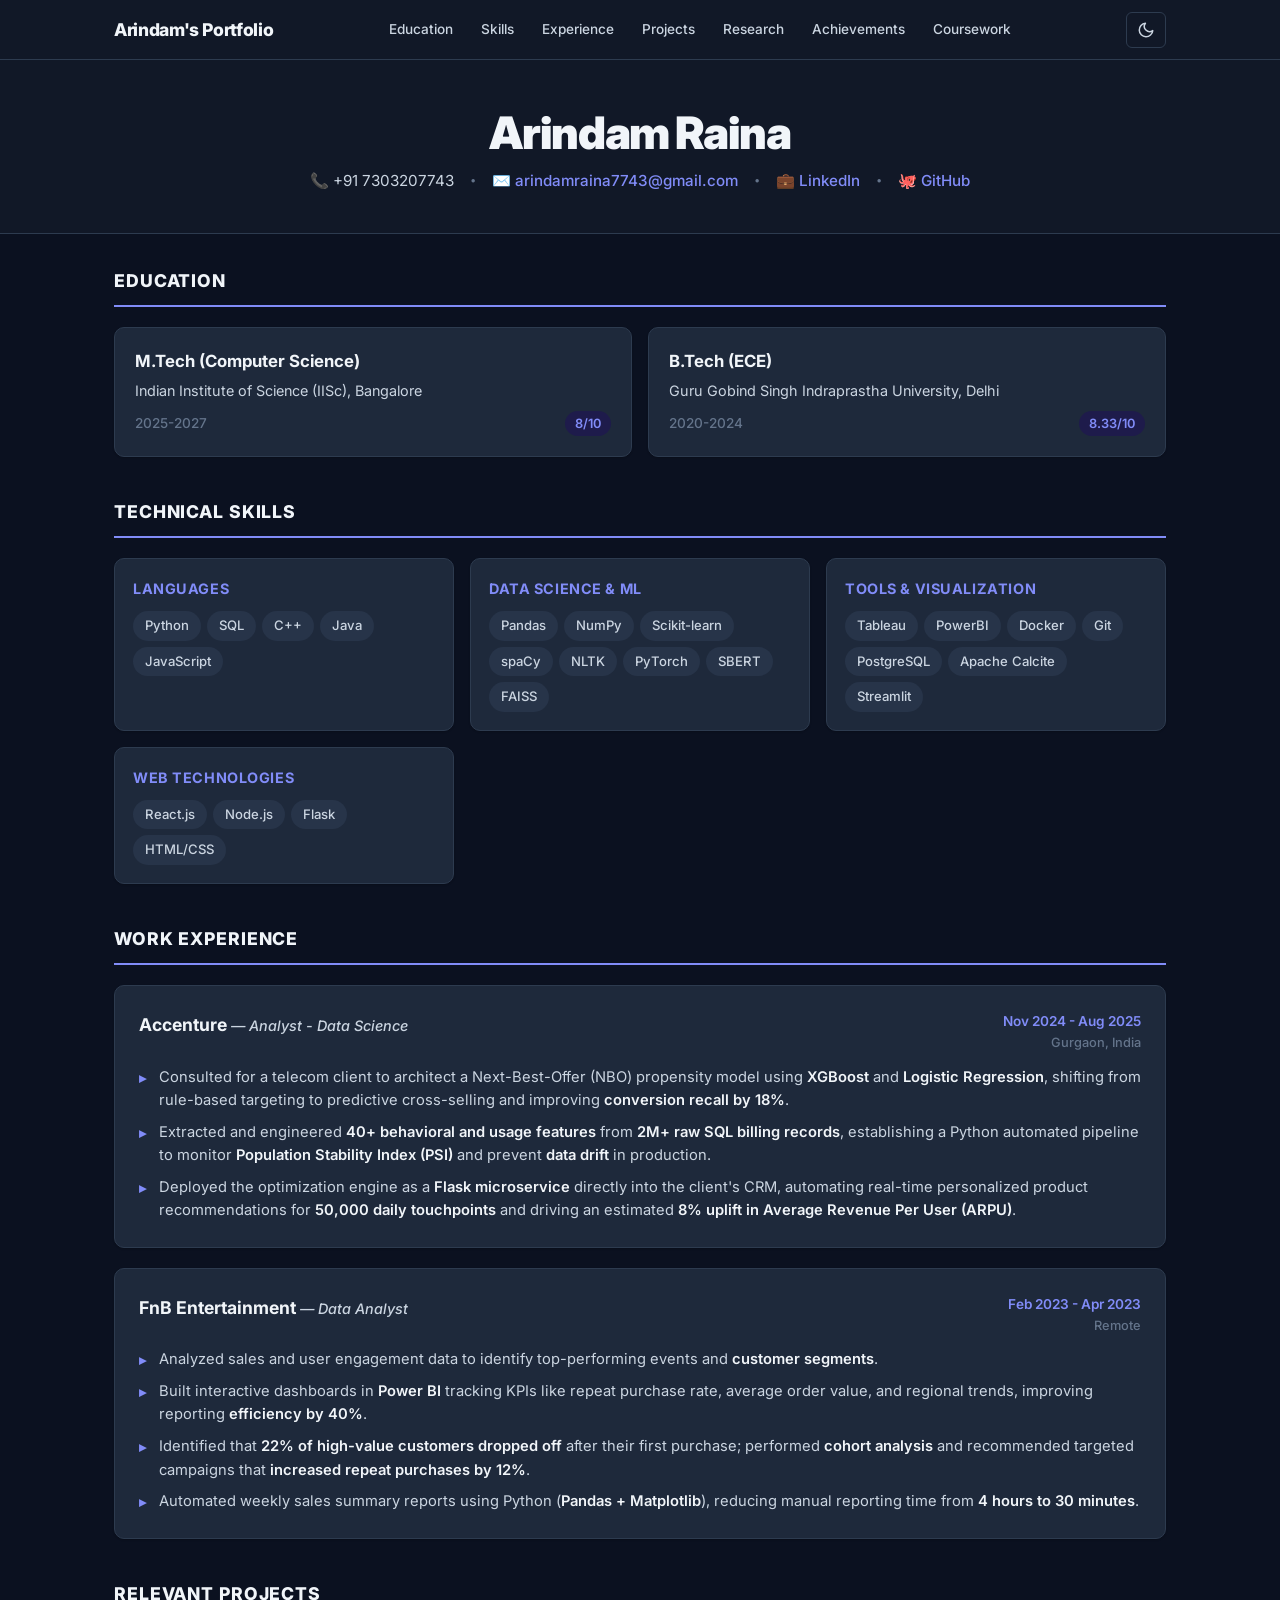
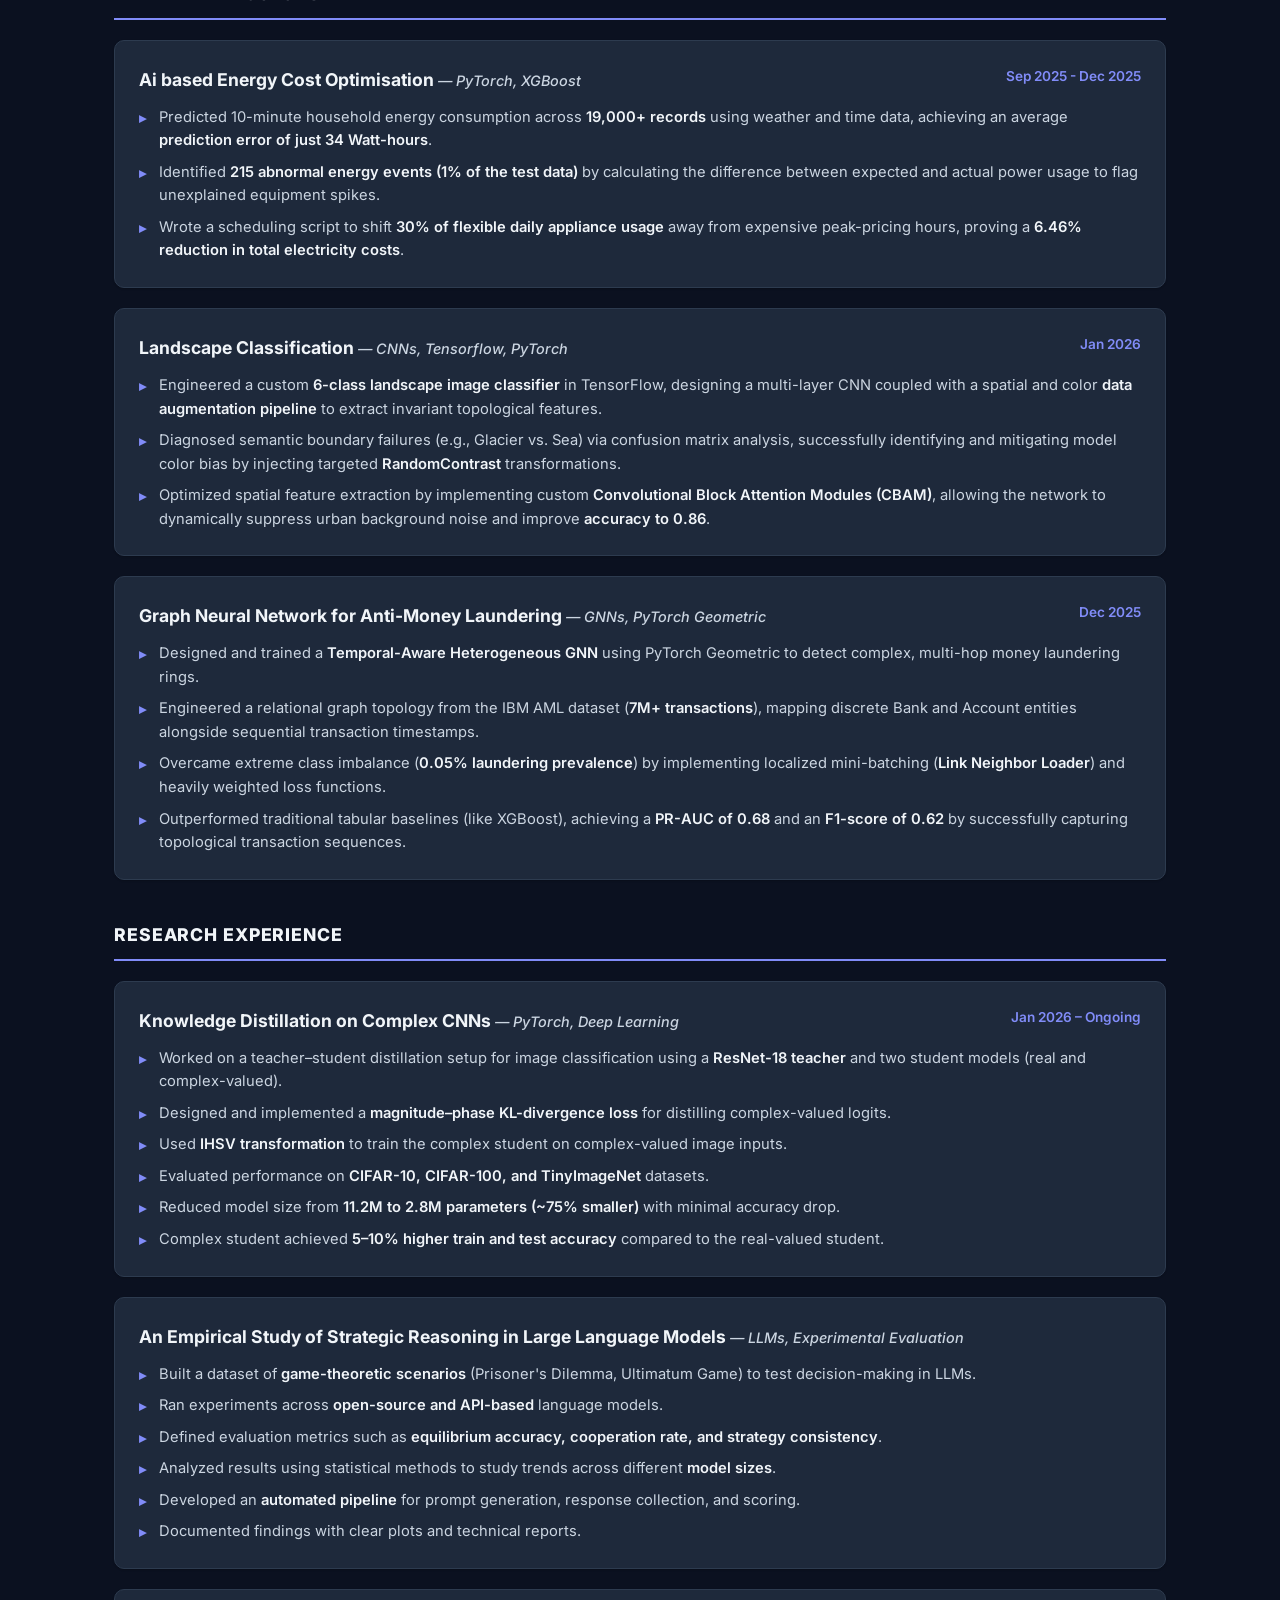
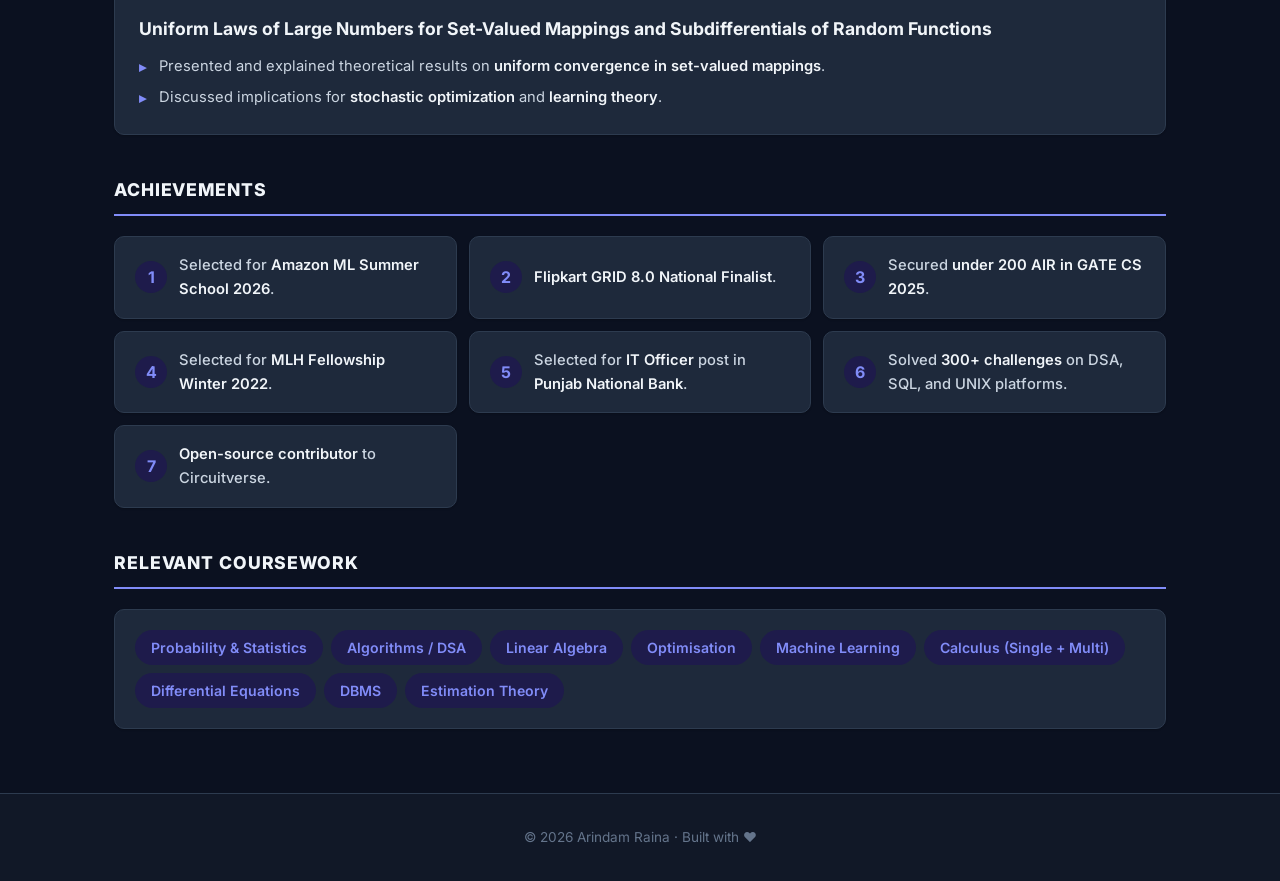
<file: index.html>
<!DOCTYPE html>
<html lang="en" data-theme="dark">
<head>
    <meta charset="UTF-8">
    <meta name="viewport" content="width=device-width, initial-scale=1.0">
    <title>Arindam Raina — Portfolio</title>
    <link rel="preconnect" href="https://fonts.googleapis.com">
    <link rel="preconnect" href="https://fonts.gstatic.com" crossorigin>
    <link href="https://fonts.googleapis.com/css2?family=Inter:wght@300;400;500;600;700;800;900&family=JetBrains+Mono:wght@400;500&display=swap" rel="stylesheet">
    <link rel="stylesheet" href="style.css">
</head>
<body>
    <!-- Loading State -->
    <div id="loading" class="loading-screen">
        <div class="loader"></div>
        <p>Loading portfolio…</p>
    </div>

    <!-- Error State -->
    <div id="error" class="error-screen" style="display:none;">
        <div class="error-content">
            <h2>⚠️ Unable to load data</h2>
            <p>Please check that <code>data.json</code> exists and is valid JSON.</p>
            <button onclick="window.location.reload()">Retry</button>
        </div>
    </div>

    <!-- Main Content -->
    <div id="app" style="display:none;">
        <!-- Navbar -->
        <nav class="navbar" id="navbar">
            <div class="nav-container">
                <span class="nav-brand" id="nav-brand">Portfolio</span>
                <div class="nav-links" id="nav-links">
                    <a href="#education">Education</a>
                    <a href="#skills">Skills</a>
                    <a href="#experience">Experience</a>
                    <a href="#projects">Projects</a>
                    <a href="#research">Research</a>
                    <a href="#achievements">Achievements</a>
                    <a href="#coursework">Coursework</a>
                </div>
                <button class="theme-toggle" id="theme-toggle" aria-label="Toggle theme">
                    <svg id="sun-icon" xmlns="http://www.w3.org/2000/svg" width="18" height="18" viewBox="0 0 24 24" fill="none" stroke="currentColor" stroke-width="2" stroke-linecap="round" stroke-linejoin="round"><circle cx="12" cy="12" r="5"/><line x1="12" y1="1" x2="12" y2="3"/><line x1="12" y1="21" x2="12" y2="23"/><line x1="4.22" y1="4.22" x2="5.64" y2="5.64"/><line x1="18.36" y1="18.36" x2="19.78" y2="19.78"/><line x1="1" y1="12" x2="3" y2="12"/><line x1="21" y1="12" x2="23" y2="12"/><line x1="4.22" y1="19.78" x2="5.64" y2="18.36"/><line x1="18.36" y1="5.64" x2="19.78" y2="4.22"/></svg>
                    <svg id="moon-icon" xmlns="http://www.w3.org/2000/svg" width="18" height="18" viewBox="0 0 24 24" fill="none" stroke="currentColor" stroke-width="2" stroke-linecap="round" stroke-linejoin="round" style="display:none;"><path d="M21 12.79A9 9 0 1 1 11.21 3 7 7 0 0 0 21 12.79z"/></svg>
                </button>
                <button class="mobile-nav-toggle" id="mobile-nav-toggle" aria-label="Menu">
                    <span></span><span></span><span></span>
                </button>
            </div>
        </nav>

        <!-- Hero / Header Section -->
        <header class="hero" id="header-section">
            <div class="hero-content">
                <h1 id="hero-name">Name</h1>
                <div class="hero-contact" id="hero-contact"></div>
            </div>
        </header>

        <!-- Main Content Container -->
        <main class="main-container">
            <!-- Education -->
            <section class="section" id="education">
                <h2 class="section-title">Education</h2>
                <div class="section-content" id="education-content"></div>
            </section>

            <!-- Technical Skills -->
            <section class="section" id="skills">
                <h2 class="section-title">Technical Skills</h2>
                <div class="section-content" id="skills-content"></div>
            </section>

            <!-- Work Experience -->
            <section class="section" id="experience">
                <h2 class="section-title">Work Experience</h2>
                <div class="section-content" id="experience-content"></div>
            </section>

            <!-- Relevant Projects -->
            <section class="section" id="projects">
                <h2 class="section-title">Relevant Projects</h2>
                <div class="section-content" id="projects-content"></div>
            </section>

            <!-- Research Experience -->
            <section class="section" id="research">
                <h2 class="section-title">Research Experience</h2>
                <div class="section-content" id="research-content"></div>
            </section>

            <!-- Achievements -->
            <section class="section" id="achievements">
                <h2 class="section-title">Achievements</h2>
                <div class="section-content" id="achievements-content"></div>
            </section>

            <!-- Relevant Coursework -->
            <section class="section" id="coursework">
                <h2 class="section-title">Relevant Coursework</h2>
                <div class="section-content" id="coursework-content"></div>
            </section>
        </main>

        <!-- Footer -->
        <footer class="footer">
            <p>© <span id="footer-year"></span> <span id="footer-name">Portfolio</span> · Built with ❤️</p>
        </footer>
    </div>

    <script src="script.js"></script>
</body>
</html>
</file>
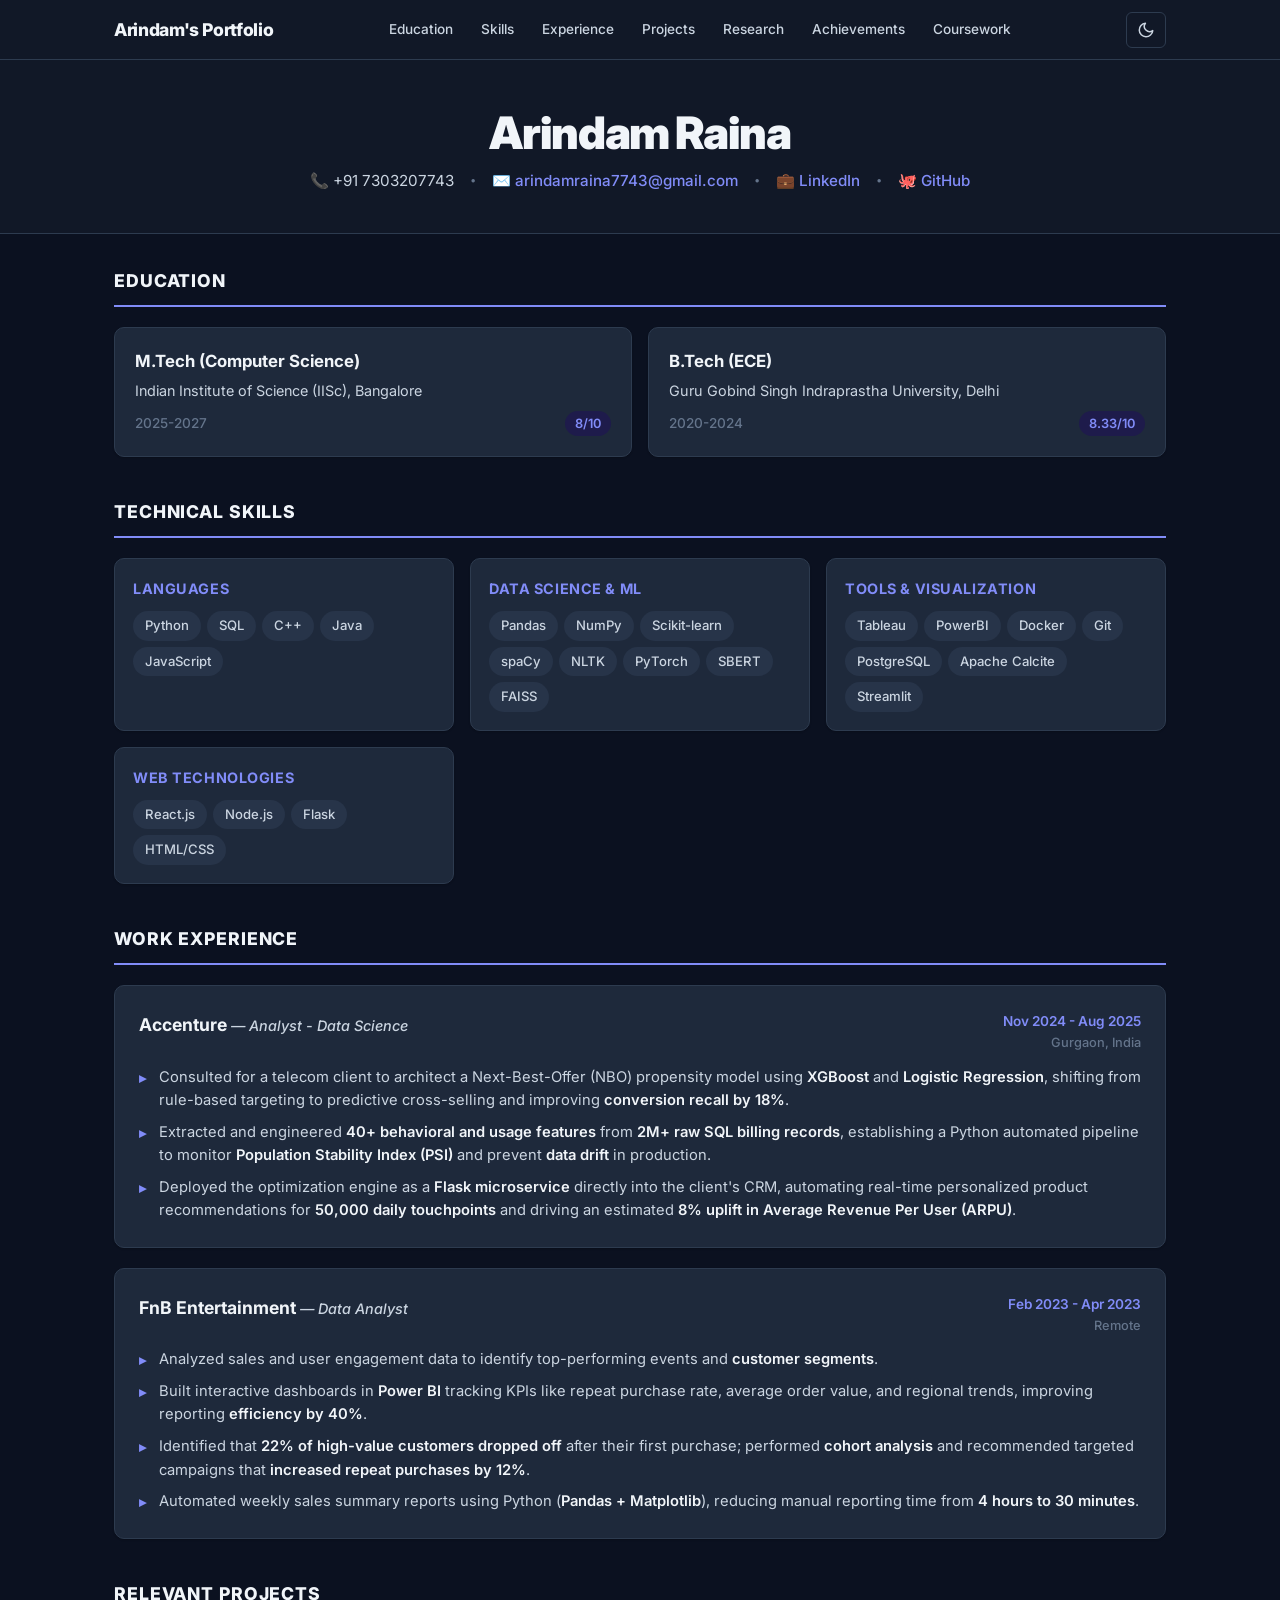
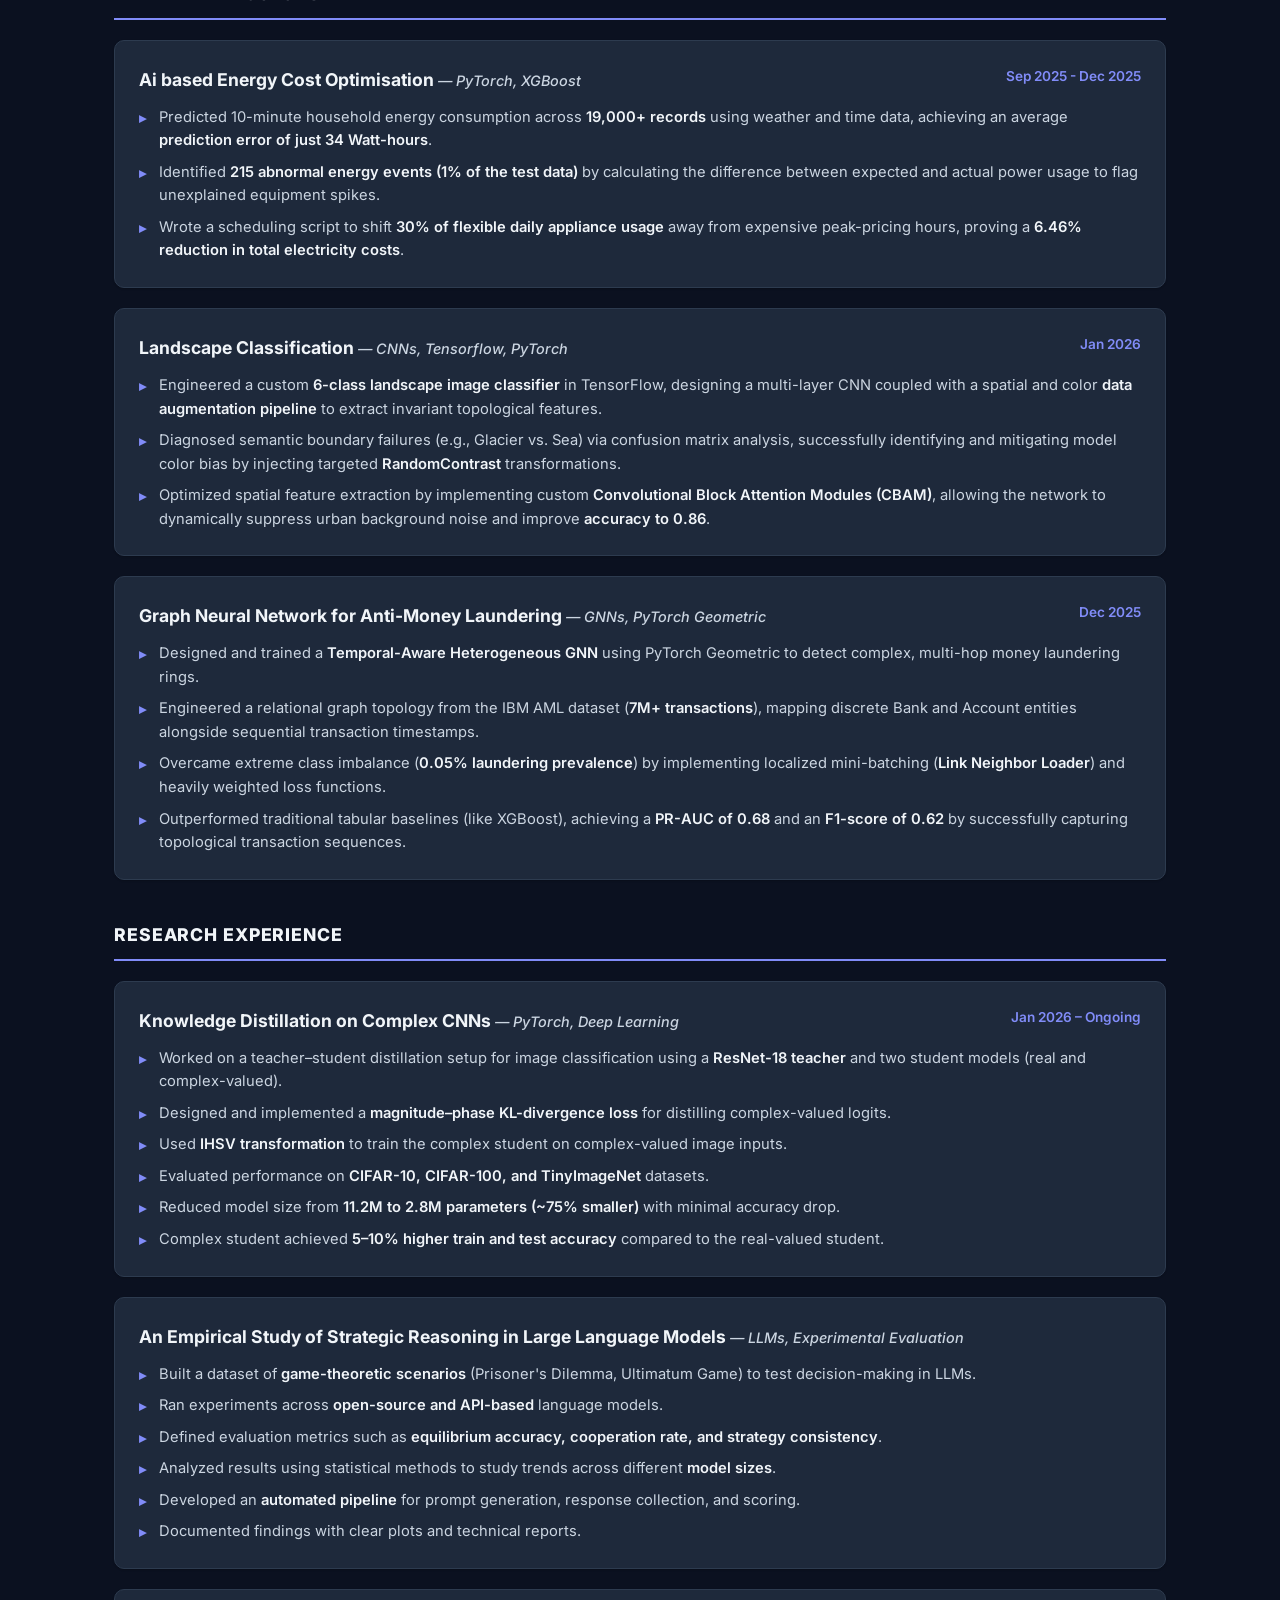
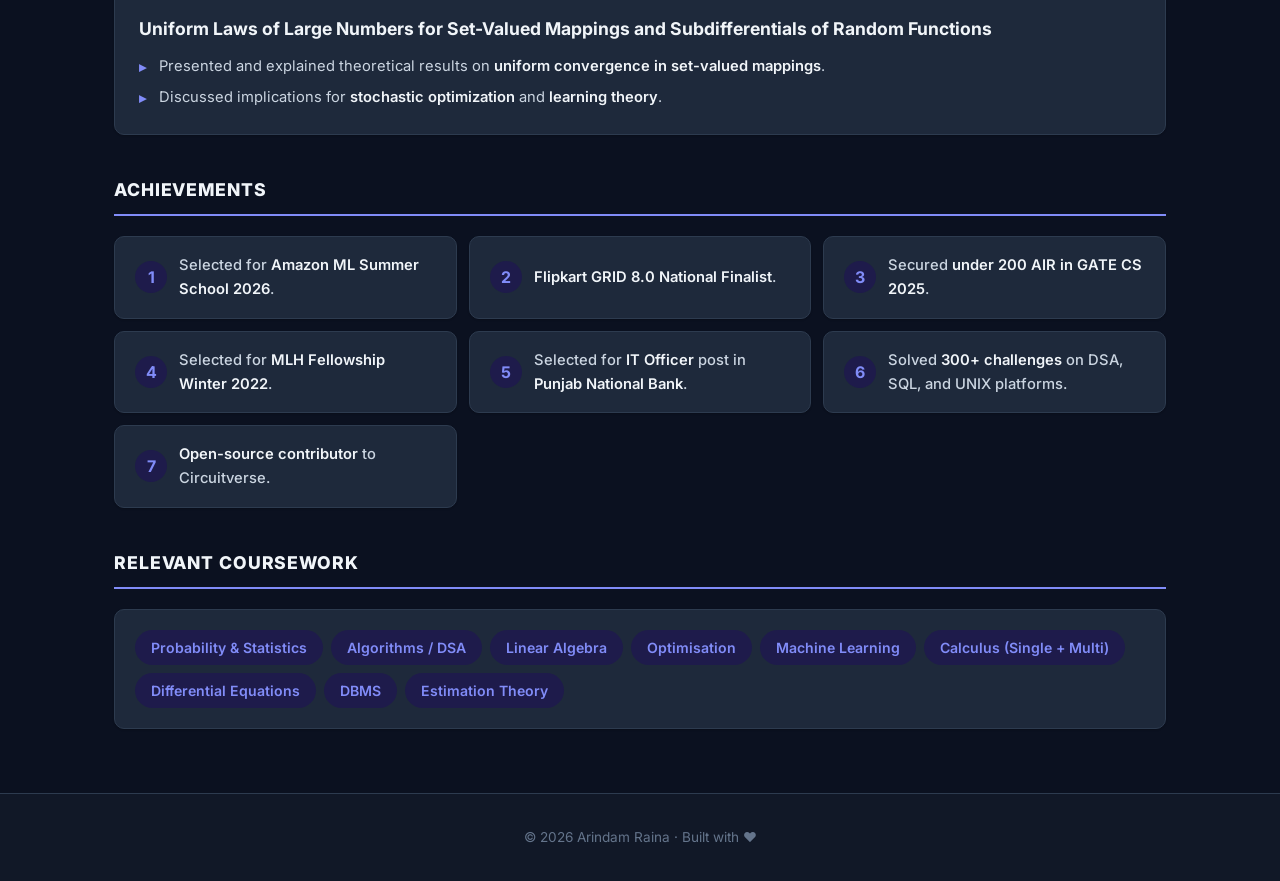
<file: main.html>
<!DOCTYPE html>
<html lang="en">
<head>
    <meta charset="UTF-8">
    <meta name="viewport" content="width=device-width, initial-scale=1.0">
    <title>Arindam Raina — Portfolio</title>
    <link rel="preconnect" href="https://fonts.googleapis.com">
    <link rel="preconnect" href="https://fonts.gstatic.com" crossorigin>
    <link href="https://fonts.googleapis.com/css2?family=Inter:wght@300;400;500;600;700;800;900&family=JetBrains+Mono:wght@400;500&display=swap" rel="stylesheet">
    <link rel="stylesheet" href="style.css">
</head>
<body>
    <!-- Loading State -->
    <div id="loading" class="loading-screen">
        <div class="loader"></div>
        <p>Loading portfolio…</p>
    </div>

    <!-- Error State -->
    <div id="error" class="error-screen" style="display:none;">
        <div class="error-content">
            <h2>⚠️ Unable to load data</h2>
            <p>Please check that <code>data.json</code> exists and is valid JSON.</p>
            <button onclick="window.location.reload()">Retry</button>
        </div>
    </div>

    <!-- Main Content -->
    <div id="app" style="display:none;">
        <!-- Navbar -->
        <nav class="navbar" id="navbar">
            <div class="nav-container">
                <span class="nav-brand" id="nav-brand">Portfolio</span>
                <div class="nav-links" id="nav-links">
                    <a href="#education">Education</a>
                    <a href="#skills">Skills</a>
                    <a href="#experience">Experience</a>
                    <a href="#projects">Projects</a>
                    <a href="#research">Research</a>
                    <a href="#achievements">Achievements</a>
                    <a href="#coursework">Coursework</a>
                </div>
                <button class="theme-toggle" id="theme-toggle" aria-label="Toggle theme">
                    <svg id="sun-icon" xmlns="http://www.w3.org/2000/svg" width="18" height="18" viewBox="0 0 24 24" fill="none" stroke="currentColor" stroke-width="2" stroke-linecap="round" stroke-linejoin="round"><circle cx="12" cy="12" r="5"/><line x1="12" y1="1" x2="12" y2="3"/><line x1="12" y1="21" x2="12" y2="23"/><line x1="4.22" y1="4.22" x2="5.64" y2="5.64"/><line x1="18.36" y1="18.36" x2="19.78" y2="19.78"/><line x1="1" y1="12" x2="3" y2="12"/><line x1="21" y1="12" x2="23" y2="12"/><line x1="4.22" y1="19.78" x2="5.64" y2="18.36"/><line x1="18.36" y1="5.64" x2="19.78" y2="4.22"/></svg>
                    <svg id="moon-icon" xmlns="http://www.w3.org/2000/svg" width="18" height="18" viewBox="0 0 24 24" fill="none" stroke="currentColor" stroke-width="2" stroke-linecap="round" stroke-linejoin="round" style="display:none;"><path d="M21 12.79A9 9 0 1 1 11.21 3 7 7 0 0 0 21 12.79z"/></svg>
                </button>
                <button class="mobile-nav-toggle" id="mobile-nav-toggle" aria-label="Menu">
                    <span></span><span></span><span></span>
                </button>
            </div>
        </nav>

        <!-- Hero / Header Section -->
        <header class="hero" id="header-section">
            <div class="hero-content">
                <h1 id="hero-name">Name</h1>
                <div class="hero-contact" id="hero-contact"></div>
            </div>
        </header>

        <!-- Main Content Container -->
        <main class="main-container">
            <!-- Education -->
            <section class="section" id="education">
                <h2 class="section-title">Education</h2>
                <div class="section-content" id="education-content"></div>
            </section>

            <!-- Technical Skills -->
            <section class="section" id="skills">
                <h2 class="section-title">Technical Skills</h2>
                <div class="section-content" id="skills-content"></div>
            </section>

            <!-- Work Experience -->
            <section class="section" id="experience">
                <h2 class="section-title">Work Experience</h2>
                <div class="section-content" id="experience-content"></div>
            </section>

            <!-- Relevant Projects -->
            <section class="section" id="projects">
                <h2 class="section-title">Relevant Projects</h2>
                <div class="section-content" id="projects-content"></div>
            </section>

            <!-- Research Experience -->
            <section class="section" id="research">
                <h2 class="section-title">Research Experience</h2>
                <div class="section-content" id="research-content"></div>
            </section>

            <!-- Achievements -->
            <section class="section" id="achievements">
                <h2 class="section-title">Achievements</h2>
                <div class="section-content" id="achievements-content"></div>
            </section>

            <!-- Relevant Coursework -->
            <section class="section" id="coursework">
                <h2 class="section-title">Relevant Coursework</h2>
                <div class="section-content" id="coursework-content"></div>
            </section>
        </main>

        <!-- Footer -->
        <footer class="footer">
            <p>© <span id="footer-year"></span> <span id="footer-name">Portfolio</span> · Built with ❤️</p>
        </footer>
    </div>

    <script src="script.js"></script>
</body>
</html>
</file>
<file: style.css>
/* ==========================================================================
   style.css — Portfolio Website Styles
   ========================================================================== */

/* CSS Variables & Theme Setup */
:root {
    --font-sans: 'Inter', -apple-system, BlinkMacSystemFont, 'Segoe UI', Roboto, sans-serif;
    --font-mono: 'JetBrains Mono', 'Fira Code', monospace;

    /* Light theme (default) */
    --bg-primary: #f8fafc;
    --bg-secondary: #ffffff;
    --bg-card: #ffffff;
    --bg-hover: #f1f5f9;
    --text-primary: #0f172a;
    --text-secondary: #475569;
    --text-muted: #94a3b8;
    --accent: #4f46e5;
    --accent-light: #eef2ff;
    --accent-hover: #4338ca;
    --border: #e2e8f0;
    --shadow-sm: 0 1px 2px rgba(0, 0, 0, 0.05);
    --shadow-md: 0 4px 6px -1px rgba(0, 0, 0, 0.07), 0 2px 4px -2px rgba(0, 0, 0, 0.05);
    --shadow-lg: 0 10px 25px -3px rgba(0, 0, 0, 0.08), 0 4px 6px -4px rgba(0, 0, 0, 0.04);
    --radius-sm: 6px;
    --radius-md: 10px;
    --radius-lg: 16px;
    --transition: 0.25s ease;
    --navbar-height: 60px;
}

/* Dark theme */
[data-theme="dark"] {
    --bg-primary: #0b1120;
    --bg-secondary: #111827;
    --bg-card: #1e293b;
    --bg-hover: #273449;
    --text-primary: #f1f5f9;
    --text-secondary: #cbd5e1;
    --text-muted: #64748b;
    --accent: #818cf8;
    --accent-light: #1e1b4b;
    --accent-hover: #6366f1;
    --border: #2d3b4f;
    --shadow-sm: 0 1px 2px rgba(0, 0, 0, 0.2);
    --shadow-md: 0 4px 6px -1px rgba(0, 0, 0, 0.3), 0 2px 4px -2px rgba(0, 0, 0, 0.2);
    --shadow-lg: 0 10px 25px -3px rgba(0, 0, 0, 0.4), 0 4px 6px -4px rgba(0, 0, 0, 0.3);
}

/* Reset & Base */
*,
*::before,
*::after {
    box-sizing: border-box;
    margin: 0;
    padding: 0;
}

html {
    scroll-behavior: smooth;
    scroll-padding-top: calc(var(--navbar-height) + 20px);
}

body {
    font-family: var(--font-sans);
    background-color: var(--bg-primary);
    color: var(--text-primary);
    line-height: 1.65;
    transition: background-color var(--transition), color var(--transition);
    -webkit-font-smoothing: antialiased;
    -moz-osx-font-smoothing: grayscale;
    min-height: 100vh;
}

a {
    color: var(--accent);
    text-decoration: none;
    transition: color var(--transition);
}

a:hover {
    color: var(--accent-hover);
    text-decoration: underline;
}

code {
    font-family: var(--font-mono);
    background: var(--bg-hover);
    padding: 2px 6px;
    border-radius: 4px;
    font-size: 0.85em;
}

/* Loading & Error Screens */
.loading-screen,
.error-screen {
    display: flex;
    flex-direction: column;
    align-items: center;
    justify-content: center;
    min-height: 100vh;
    gap: 16px;
    font-family: var(--font-sans);
    color: var(--text-secondary);
    background: var(--bg-primary);
}

.loader {
    width: 48px;
    height: 48px;
    border: 4px solid var(--border);
    border-top-color: var(--accent);
    border-radius: 50%;
    animation: spin 0.8s linear infinite;
}

@keyframes spin {
    to {
        transform: rotate(360deg);
    }
}

.error-content {
    text-align: center;
    max-width: 400px;
    padding: 24px;
    background: var(--bg-secondary);
    border-radius: var(--radius-lg);
    box-shadow: var(--shadow-lg);
    border: 1px solid var(--border);
}

.error-content h2 {
    margin-bottom: 8px;
    color: #dc2626;
}

.error-content button {
    margin-top: 16px;
    padding: 10px 24px;
    background: var(--accent);
    color: #fff;
    border: none;
    border-radius: var(--radius-sm);
    cursor: pointer;
    font-family: var(--font-sans);
    font-size: 0.95rem;
    font-weight: 600;
    transition: background var(--transition);
}

.error-content button:hover {
    background: var(--accent-hover);
}

/* ==========================================================================
   Navbar
   ========================================================================== */
.navbar {
    position: fixed;
    top: 0;
    left: 0;
    right: 0;
    height: var(--navbar-height);
    background: var(--bg-secondary);
    border-bottom: 1px solid var(--border);
    display: flex;
    align-items: center;
    z-index: 1000;
    transition: background var(--transition), border-color var(--transition),
        box-shadow var(--transition);
}

.navbar.scrolled {
    box-shadow: var(--shadow-md);
}

.nav-container {
    width: 100%;
    max-width: 1100px;
    margin: 0 auto;
    padding: 0 24px;
    display: flex;
    align-items: center;
    justify-content: space-between;
    gap: 16px;
}

.nav-brand {
    font-weight: 800;
    font-size: 1.1rem;
    letter-spacing: -0.02em;
    color: var(--text-primary);
    white-space: nowrap;
}

.nav-links {
    display: flex;
    gap: 4px;
    flex-wrap: wrap;
    justify-content: center;
}

.nav-links a {
    color: var(--text-secondary);
    font-size: 0.85rem;
    font-weight: 500;
    padding: 6px 12px;
    border-radius: var(--radius-sm);
    transition: color var(--transition), background var(--transition);
    text-decoration: none;
}

.nav-links a:hover {
    color: var(--accent);
    background: var(--accent-light);
    text-decoration: none;
}

.theme-toggle {
    background: none;
    border: 1px solid var(--border);
    border-radius: var(--radius-sm);
    padding: 8px 10px;
    cursor: pointer;
    color: var(--text-secondary);
    display: flex;
    align-items: center;
    justify-content: center;
    transition: color var(--transition), border-color var(--transition),
        background var(--transition);
}

.theme-toggle:hover {
    color: var(--accent);
    border-color: var(--accent);
    background: var(--accent-light);
}

.mobile-nav-toggle {
    display: none;
    flex-direction: column;
    gap: 5px;
    background: none;
    border: none;
    cursor: pointer;
    padding: 6px;
}

.mobile-nav-toggle span {
    display: block;
    width: 22px;
    height: 2px;
    background: var(--text-primary);
    border-radius: 2px;
    transition: transform var(--transition), opacity var(--transition);
}

/* ==========================================================================
   Hero Section
   ========================================================================== */
.hero {
    background: var(--bg-secondary);
    border-bottom: 1px solid var(--border);
    padding: calc(var(--navbar-height) + 48px) 24px 40px;
    text-align: center;
    transition: background var(--transition), border-color var(--transition);
}

.hero-content {
    max-width: 700px;
    margin: 0 auto;
}

.hero h1 {
    font-size: 2.8rem;
    font-weight: 900;
    letter-spacing: -0.03em;
    color: var(--text-primary);
    margin-bottom: 8px;
    line-height: 1.15;
}

.hero-contact {
    display: flex;
    flex-wrap: wrap;
    justify-content: center;
    align-items: center;
    gap: 8px 16px;
    font-size: 0.95rem;
    color: var(--text-secondary);
    margin-top: 8px;
}

.hero-contact a {
    color: var(--accent);
    font-weight: 500;
    text-decoration: none;
    transition: color var(--transition);
}

.hero-contact a:hover {
    color: var(--accent-hover);
    text-decoration: underline;
}

.hero-contact .dot-separator {
    color: var(--text-muted);
    font-size: 0.7rem;
}

/* ==========================================================================
   Main Container & Sections
   ========================================================================== */
.main-container {
    max-width: 1100px;
    margin: 0 auto;
    padding: 32px 24px 64px;
    display: flex;
    flex-direction: column;
    gap: 40px;
}

.section {
    scroll-margin-top: calc(var(--navbar-height) + 20px);
}

.section-title {
    font-size: 1.5rem;
    font-weight: 800;
    letter-spacing: -0.02em;
    color: var(--text-primary);
    text-transform: uppercase;
    letter-spacing: 0.05em;
    font-size: 1.1rem;
    padding-bottom: 10px;
    border-bottom: 2px solid var(--accent);
    margin-bottom: 20px;
    position: relative;
}

.section-title::after {
    content: '';
    position: absolute;
    bottom: -2px;
    left: 0;
    width: 60px;
    height: 2px;
    background: var(--accent);
}

.section-content {
    display: flex;
    flex-direction: column;
    gap: 20px;
}

/* ==========================================================================
   Education Cards
   ========================================================================== */
.education-grid {
    display: grid;
    grid-template-columns: repeat(auto-fit, minmax(280px, 1fr));
    gap: 16px;
}

.education-card {
    background: var(--bg-card);
    border: 1px solid var(--border);
    border-radius: var(--radius-md);
    padding: 20px;
    box-shadow: var(--shadow-sm);
    transition: box-shadow var(--transition), border-color var(--transition),
        transform var(--transition);
}

.education-card:hover {
    box-shadow: var(--shadow-md);
    border-color: var(--accent);
    transform: translateY(-2px);
}

.education-card .degree {
    font-size: 1.05rem;
    font-weight: 700;
    color: var(--text-primary);
}

.education-card .institute {
    font-size: 0.9rem;
    color: var(--text-secondary);
    margin: 4px 0;
}

.education-card .details {
    display: flex;
    justify-content: space-between;
    align-items: center;
    margin-top: 8px;
    font-size: 0.85rem;
    color: var(--text-muted);
    font-weight: 500;
}

.education-card .details .score {
    background: var(--accent-light);
    color: var(--accent);
    padding: 2px 10px;
    border-radius: 20px;
    font-weight: 600;
    font-size: 0.8rem;
}

/* ==========================================================================
   Skills
   ========================================================================== */
.skills-grid {
    display: grid;
    grid-template-columns: repeat(auto-fit, minmax(260px, 1fr));
    gap: 16px;
}

.skill-category {
    background: var(--bg-card);
    border: 1px solid var(--border);
    border-radius: var(--radius-md);
    padding: 18px;
    box-shadow: var(--shadow-sm);
    transition: box-shadow var(--transition), border-color var(--transition);
}

.skill-category:hover {
    box-shadow: var(--shadow-md);
    border-color: var(--accent);
}

.skill-category .category-name {
    font-weight: 700;
    font-size: 0.9rem;
    color: var(--accent);
    text-transform: uppercase;
    letter-spacing: 0.04em;
    margin-bottom: 10px;
}

.skill-category .skill-tags {
    display: flex;
    flex-wrap: wrap;
    gap: 6px;
}

.skill-tag {
    background: var(--bg-hover);
    color: var(--text-secondary);
    font-size: 0.82rem;
    font-weight: 500;
    padding: 4px 12px;
    border-radius: 20px;
    transition: background var(--transition), color var(--transition);
}

.skill-tag:hover {
    background: var(--accent-light);
    color: var(--accent);
}

/* ==========================================================================
   Experience & Projects (Cards with bullets)
   ========================================================================== */
.experience-card,
.project-card,
.research-card {
    background: var(--bg-card);
    border: 1px solid var(--border);
    border-radius: var(--radius-md);
    padding: 24px;
    box-shadow: var(--shadow-sm);
    transition: box-shadow var(--transition), border-color var(--transition),
        transform var(--transition);
}

.experience-card:hover,
.project-card:hover,
.research-card:hover {
    box-shadow: var(--shadow-md);
    border-color: var(--accent);
    transform: translateY(-2px);
}

.card-header {
    display: flex;
    flex-wrap: wrap;
    justify-content: space-between;
    align-items: flex-start;
    gap: 8px 16px;
    margin-bottom: 12px;
}

.card-header .left .company-name,
.card-header .left .project-name,
.card-header .left .research-title {
    font-size: 1.1rem;
    font-weight: 700;
    color: var(--text-primary);
}

.card-header .left .role,
.card-header .left .tech-tag {
    font-size: 0.9rem;
    color: var(--text-secondary);
    font-style: italic;
    font-weight: 500;
}

.card-header .right {
    text-align: right;
    font-size: 0.85rem;
    color: var(--text-muted);
    font-weight: 500;
    white-space: nowrap;
}

.card-header .right .location {
    display: block;
    font-size: 0.8rem;
}

.card-header .right .duration {
    display: block;
    font-weight: 600;
    color: var(--accent);
}

.bullet-list {
    list-style: none;
    padding: 0;
    display: flex;
    flex-direction: column;
    gap: 8px;
}

.bullet-list li {
    position: relative;
    padding-left: 20px;
    font-size: 0.92rem;
    color: var(--text-secondary);
    line-height: 1.6;
}

.bullet-list li::before {
    content: '▸';
    position: absolute;
    left: 0;
    top: 0;
    color: var(--accent);
    font-weight: 700;
    font-size: 0.9rem;
}

.bullet-list li strong {
    color: var(--text-primary);
    font-weight: 600;
}

/* ==========================================================================
   Achievements
   ========================================================================== */
.achievements-list {
    display: grid;
    grid-template-columns: repeat(auto-fit, minmax(260px, 1fr));
    gap: 12px;
}

.achievement-item {
    background: var(--bg-card);
    border: 1px solid var(--border);
    border-radius: var(--radius-md);
    padding: 16px 20px;
    display: flex;
    align-items: center;
    gap: 12px;
    box-shadow: var(--shadow-sm);
    transition: box-shadow var(--transition), border-color var(--transition),
        transform var(--transition);
    font-size: 0.92rem;
    font-weight: 500;
    color: var(--text-secondary);
}

.achievement-item:hover {
    box-shadow: var(--shadow-md);
    border-color: var(--accent);
    transform: translateY(-2px);
}

.achievement-item .icon {
    flex-shrink: 0;
    width: 32px;
    height: 32px;
    border-radius: 50%;
    background: var(--accent-light);
    display: flex;
    align-items: center;
    justify-content: center;
    color: var(--accent);
    font-size: 1rem;
    font-weight: 700;
}

.achievement-item strong {
    color: var(--text-primary);
    font-weight: 600;
}

/* ==========================================================================
   Coursework
   ========================================================================== */
.coursework-container {
    background: var(--bg-card);
    border: 1px solid var(--border);
    border-radius: var(--radius-md);
    padding: 20px;
    box-shadow: var(--shadow-sm);
}

.coursework-tags {
    display: flex;
    flex-wrap: wrap;
    gap: 8px;
}

.coursework-tag {
    background: var(--accent-light);
    color: var(--accent);
    font-size: 0.88rem;
    font-weight: 600;
    padding: 6px 16px;
    border-radius: 20px;
    transition: background var(--transition), color var(--transition);
}

.coursework-tag:hover {
    background: var(--accent);
    color: #fff;
}

/* ==========================================================================
   Footer
   ========================================================================== */
.footer {
    text-align: center;
    padding: 32px 24px;
    border-top: 1px solid var(--border);
    font-size: 0.85rem;
    color: var(--text-muted);
    background: var(--bg-secondary);
    transition: background var(--transition), border-color var(--transition);
}

/* ==========================================================================
   Responsive Design
   ========================================================================== */
@media (max-width: 768px) {
    .nav-links {
        display: none;
        position: absolute;
        top: var(--navbar-height);
        left: 0;
        right: 0;
        background: var(--bg-secondary);
        border-bottom: 1px solid var(--border);
        flex-direction: column;
        align-items: center;
        padding: 12px 0;
        gap: 2px;
        box-shadow: var(--shadow-md);
    }

    .nav-links.open {
        display: flex;
    }

    .nav-links a {
        width: 100%;
        text-align: center;
        padding: 10px 16px;
        font-size: 0.95rem;
    }

    .mobile-nav-toggle {
        display: flex;
    }

    .hero h1 {
        font-size: 2rem;
    }

    .hero {
        padding: calc(var(--navbar-height) + 32px) 16px 28px;
    }

    .main-container {
        padding: 24px 16px 48px;
        gap: 28px;
    }

    .section-title {
        font-size: 1rem;
    }

    .card-header {
        flex-direction: column;
        gap: 4px;
    }

    .card-header .right {
        text-align: left;
        font-size: 0.8rem;
    }

    .education-grid,
    .skills-grid,
    .achievements-list {
        grid-template-columns: 1fr;
    }

    .experience-card,
    .project-card,
    .research-card {
        padding: 18px;
    }
}

@media (max-width: 400px) {
    .hero h1 {
        font-size: 1.6rem;
    }

    .hero-contact {
        font-size: 0.82rem;
        gap: 4px 8px;
    }

    .bullet-list li {
        font-size: 0.85rem;
        padding-left: 16px;
    }

    .experience-card,
    .project-card,
    .research-card {
        padding: 14px;
    }
}

/* Print styles — so the portfolio can be printed as a resume */
@media print {
    .navbar,
    .theme-toggle,
    .mobile-nav-toggle,
    .footer {
        display: none !important;
    }

    .hero {
        padding: 20px 0;
        border-bottom: 2px solid #000;
    }

    .hero h1 {
        font-size: 2.2rem;
        color: #000;
    }

    .hero-contact,
    .hero-contact a {
        color: #333;
    }

    .main-container {
        padding: 20px 0;
        gap: 20px;
    }

    body {
        background: #fff;
        color: #000;
        font-size: 11px;
    }

    .section-title {
        color: #000;
        border-bottom-color: #333;
    }

    .experience-card,
    .project-card,
    .research-card,
    .education-card,
    .skill-category,
    .achievement-item,
    .coursework-container {
        box-shadow: none;
        border: 1px solid #ccc;
        break-inside: avoid;
    }

    .bullet-list li {
        color: #333;
    }

    .bullet-list li strong {
        color: #000;
    }
}
</file>
